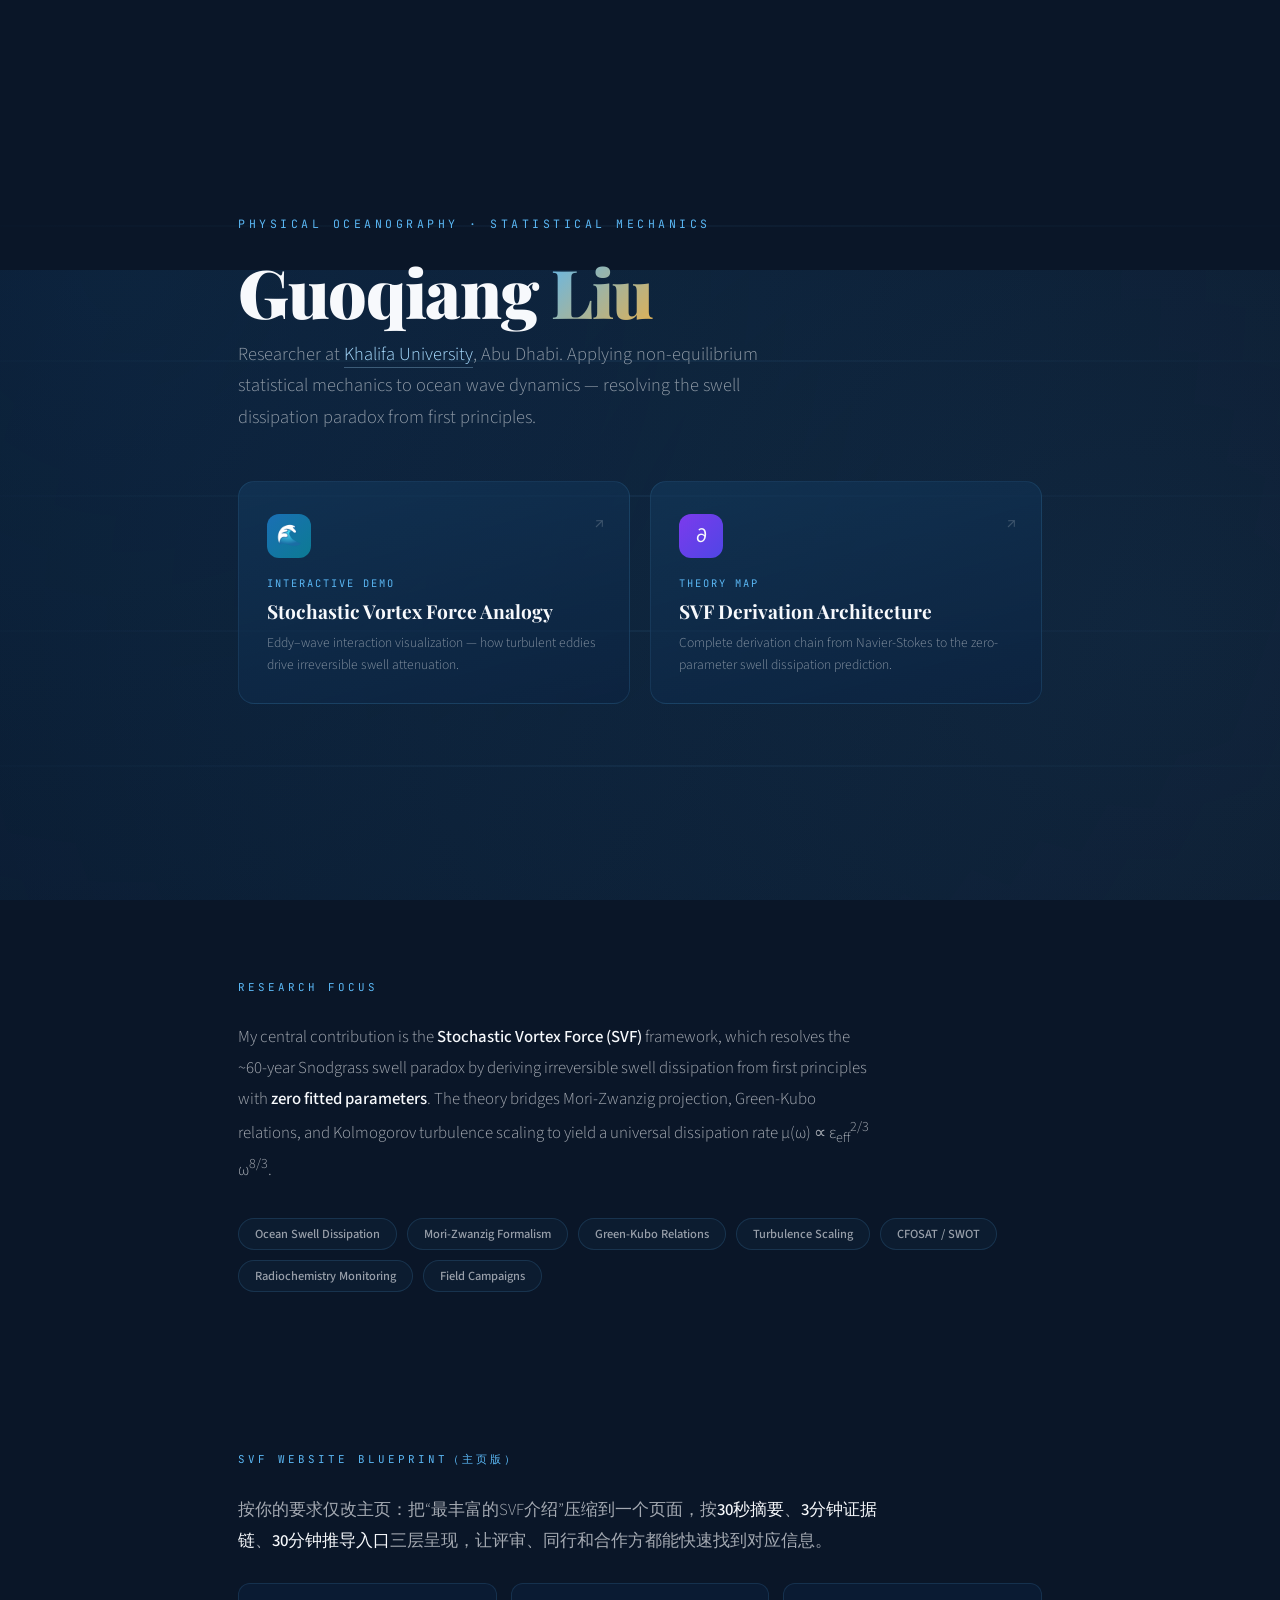
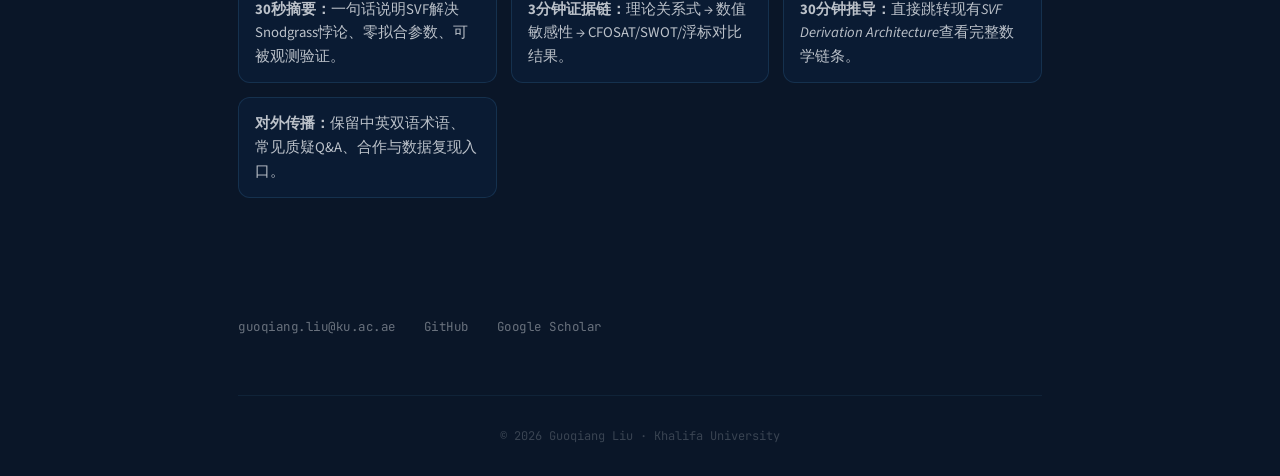
<file: index.html>
<!DOCTYPE html>
<html lang="en">
<head>
<meta charset="UTF-8">
<meta name="viewport" content="width=device-width, initial-scale=1.0">
<title>Guoqiang Liu — Physical Oceanographer</title>
<link href="https://fonts.googleapis.com/css2?family=Playfair+Display:wght@400;700;900&family=Source+Sans+3:wght@300;400;500;600&family=JetBrains+Mono:wght@400;500&display=swap" rel="stylesheet">
<style>
:root {
  --deep: #0a1628;
  --ocean: #0c2340;
  --surface: #133a5e;
  --wave: #1a6fb5;
  --foam: #5bb8f5;
  --crest: #a8dcff;
  --sand: #f0e6d3;
  --white: #f7f9fc;
  --gold: #e8b04a;
}

* { margin: 0; padding: 0; box-sizing: border-box; }

body {
  background: var(--deep);
  color: var(--white);
  font-family: 'Source Sans 3', sans-serif;
  overflow-x: hidden;
  min-height: 100vh;
}

/* ── animated ocean background ── */
.ocean-bg {
  position: fixed;
  inset: 0;
  z-index: 0;
  overflow: hidden;
}
.ocean-bg::before {
  content: '';
  position: absolute;
  top: 30%;
  left: -50%;
  width: 200%;
  height: 200%;
  background: radial-gradient(ellipse at 30% 0%, rgba(26,111,181,0.15) 0%, transparent 60%),
              radial-gradient(ellipse at 70% 20%, rgba(91,184,245,0.08) 0%, transparent 50%);
  animation: drift 20s ease-in-out infinite alternate;
}
@keyframes drift {
  0%   { transform: translate(0, 0) rotate(0deg); }
  100% { transform: translate(40px, -20px) rotate(2deg); }
}

/* wave lines */
.wave-line {
  position: absolute;
  left: -10%;
  width: 120%;
  height: 2px;
  opacity: 0.06;
  background: linear-gradient(90deg, transparent, var(--foam), transparent);
  animation: wave-float linear infinite;
}
.wave-line:nth-child(1) { top: 25%; animation-duration: 18s; }
.wave-line:nth-child(2) { top: 40%; animation-duration: 22s; animation-delay: -4s; }
.wave-line:nth-child(3) { top: 55%; animation-duration: 26s; animation-delay: -8s; }
.wave-line:nth-child(4) { top: 70%; animation-duration: 20s; animation-delay: -12s; }
.wave-line:nth-child(5) { top: 85%; animation-duration: 24s; animation-delay: -2s; }
@keyframes wave-float {
  0%   { transform: translateX(-10%); }
  100% { transform: translateX(10%); }
}

/* ── main content ── */
.container {
  position: relative;
  z-index: 1;
  max-width: 860px;
  margin: 0 auto;
  padding: 0 28px;
}

/* ── hero ── */
.hero {
  min-height: 100vh;
  display: flex;
  flex-direction: column;
  justify-content: center;
  padding: 80px 0 60px;
}

.hero-tag {
  font-family: 'JetBrains Mono', monospace;
  font-size: 0.72rem;
  letter-spacing: 3.5px;
  text-transform: uppercase;
  color: var(--foam);
  margin-bottom: 24px;
  opacity: 0;
  animation: fadeUp 0.8s ease-out 0.2s forwards;
}

.hero h1 {
  font-family: 'Playfair Display', serif;
  font-weight: 900;
  font-size: clamp(2.6rem, 6vw, 4.2rem);
  line-height: 1.08;
  letter-spacing: -0.02em;
  margin-bottom: 12px;
  opacity: 0;
  animation: fadeUp 0.8s ease-out 0.4s forwards;
}
.hero h1 .highlight {
  background: linear-gradient(135deg, var(--foam), var(--gold));
  -webkit-background-clip: text;
  -webkit-text-fill-color: transparent;
  background-clip: text;
}

.hero-sub {
  font-size: 1.15rem;
  font-weight: 300;
  color: rgba(247,249,252,0.55);
  line-height: 1.7;
  max-width: 560px;
  margin-bottom: 48px;
  opacity: 0;
  animation: fadeUp 0.8s ease-out 0.6s forwards;
}

.hero-sub a {
  color: var(--crest);
  text-decoration: none;
  border-bottom: 1px solid rgba(168,220,255,0.3);
  transition: border-color 0.3s;
}
.hero-sub a:hover { border-color: var(--crest); }

/* ── demo buttons ── */
.demos {
  display: flex;
  gap: 20px;
  flex-wrap: wrap;
  opacity: 0;
  animation: fadeUp 0.8s ease-out 0.8s forwards;
}

.demo-card {
  position: relative;
  flex: 1 1 280px;
  min-width: 280px;
  padding: 32px 28px 28px;
  border-radius: 16px;
  background: linear-gradient(165deg, rgba(19,58,94,0.6), rgba(12,35,64,0.8));
  border: 1px solid rgba(91,184,245,0.12);
  text-decoration: none;
  color: var(--white);
  overflow: hidden;
  transition: all 0.4s cubic-bezier(0.23, 1, 0.32, 1);
  cursor: pointer;
  display: block;
}
.demo-card::before {
  content: '';
  position: absolute;
  inset: 0;
  border-radius: 16px;
  background: linear-gradient(135deg, rgba(91,184,245,0.08), transparent 60%);
  opacity: 0;
  transition: opacity 0.4s;
}
.demo-card:hover {
  transform: translateY(-4px);
  border-color: rgba(91,184,245,0.3);
  box-shadow: 0 16px 48px rgba(0,0,0,0.3), 0 0 0 1px rgba(91,184,245,0.1);
}
.demo-card:hover::before { opacity: 1; }

.demo-icon {
  width: 44px;
  height: 44px;
  border-radius: 12px;
  display: flex;
  align-items: center;
  justify-content: center;
  margin-bottom: 18px;
  font-size: 1.3rem;
  position: relative;
  z-index: 1;
}
.demo-icon.ocean {
  background: linear-gradient(135deg, #1a6fb5, #0c7b93);
}
.demo-icon.math {
  background: linear-gradient(135deg, #7c3aed, #4f46e5);
}


.feature-grid {
  margin-top: 26px;
  display: grid;
  grid-template-columns: repeat(auto-fit, minmax(220px, 1fr));
  gap: 14px;
}
.feature-item {
  padding: 14px 16px;
  border-radius: 12px;
  border: 1px solid rgba(91,184,245,0.14);
  background: rgba(12,35,64,0.45);
  color: rgba(247,249,252,0.75);
  font-size: 0.92rem;
  line-height: 1.6;
}

.demo-label {
  font-family: 'JetBrains Mono', monospace;
  font-size: 0.65rem;
  letter-spacing: 2px;
  text-transform: uppercase;
  color: var(--foam);
  margin-bottom: 8px;
  position: relative;
  z-index: 1;
}

.demo-title {
  font-family: 'Playfair Display', serif;
  font-weight: 700;
  font-size: 1.2rem;
  margin-bottom: 8px;
  position: relative;
  z-index: 1;
}

.demo-desc {
  font-size: 0.85rem;
  font-weight: 300;
  color: rgba(247,249,252,0.5);
  line-height: 1.6;
  position: relative;
  z-index: 1;
}

.demo-arrow {
  position: absolute;
  top: 28px;
  right: 24px;
  font-size: 1.1rem;
  color: rgba(247,249,252,0.2);
  transition: all 0.4s;
  z-index: 1;
}
.demo-card:hover .demo-arrow {
  color: var(--foam);
  transform: translate(4px, -2px);
}

/* ── section ── */
.section {
  padding: 80px 0;
  opacity: 0;
  animation: fadeUp 0.8s ease-out 1s forwards;
}

.section-title {
  font-family: 'JetBrains Mono', monospace;
  font-size: 0.68rem;
  letter-spacing: 3px;
  text-transform: uppercase;
  color: var(--foam);
  margin-bottom: 28px;
}

.about-text {
  font-size: 1.05rem;
  font-weight: 300;
  line-height: 1.85;
  color: rgba(247,249,252,0.65);
  max-width: 640px;
}
.about-text strong {
  color: var(--white);
  font-weight: 500;
}

/* ── research tags ── */
.tags {
  display: flex;
  flex-wrap: wrap;
  gap: 10px;
  margin-top: 32px;
}
.tag {
  padding: 6px 16px;
  border-radius: 100px;
  font-size: 0.78rem;
  font-weight: 500;
  border: 1px solid rgba(91,184,245,0.15);
  color: rgba(247,249,252,0.6);
  background: rgba(91,184,245,0.04);
  transition: all 0.3s;
}
.tag:hover {
  border-color: rgba(91,184,245,0.35);
  color: var(--crest);
  background: rgba(91,184,245,0.08);
}

/* ── contact bar ── */
.contact {
  padding: 40px 0 60px;
  display: flex;
  gap: 28px;
  flex-wrap: wrap;
  opacity: 0;
  animation: fadeUp 0.8s ease-out 1.2s forwards;
}
.contact a {
  font-family: 'JetBrains Mono', monospace;
  font-size: 0.78rem;
  letter-spacing: 0.5px;
  color: rgba(247,249,252,0.4);
  text-decoration: none;
  transition: color 0.3s;
}
.contact a:hover { color: var(--foam); }

/* ── footer ── */
.footer {
  padding: 32px 0;
  border-top: 1px solid rgba(91,184,245,0.08);
  text-align: center;
  font-size: 0.75rem;
  color: rgba(247,249,252,0.2);
  font-family: 'JetBrains Mono', monospace;
}

/* ── animations ── */
@keyframes fadeUp {
  from { opacity: 0; transform: translateY(24px); }
  to   { opacity: 1; transform: translateY(0); }
}

/* ── responsive ── */
@media (max-width: 600px) {
  .container { padding: 0 20px; }
  .hero { padding: 60px 0 40px; }
  .demos { flex-direction: column; }
  .demo-card { min-width: auto; }
}
</style>
</head>
<body>

<div class="ocean-bg">
  <div class="wave-line"></div>
  <div class="wave-line"></div>
  <div class="wave-line"></div>
  <div class="wave-line"></div>
  <div class="wave-line"></div>
</div>

<div class="container">
  <section class="hero">
    <div class="hero-tag">Physical Oceanography · Statistical Mechanics</div>
    <h1>Guoqiang <span class="highlight">Liu</span></h1>
    <p class="hero-sub">
      Researcher at <a href="https://www.ku.ac.ae" target="_blank">Khalifa University</a>, Abu Dhabi. 
      Applying non-equilibrium statistical mechanics to ocean wave dynamics — resolving the swell dissipation paradox from first principles.
    </p>

    <div class="demos">
      <a class="demo-card" href="eddy-wave.html" target="_blank">
        <span class="demo-arrow">↗</span>
        <div class="demo-icon ocean">🌊</div>
        <div class="demo-label">Interactive Demo</div>
        <div class="demo-title">Stochastic Vortex Force Analogy</div>
        <div class="demo-desc">Eddy–wave interaction visualization — how turbulent eddies drive irreversible swell attenuation.</div>
      </a>

      <a class="demo-card" href="svf_derivation_chain.html" target="_blank">
        <span class="demo-arrow">↗</span>
        <div class="demo-icon math">∂</div>
        <div class="demo-label">Theory Map</div>
        <div class="demo-title">SVF Derivation Architecture</div>
        <div class="demo-desc">Complete derivation chain from Navier-Stokes to the zero-parameter swell dissipation prediction.</div>
      </a>

    </div>
  </section>

  <section class="section">
    <div class="section-title">Research Focus</div>
    <div class="about-text">
      My central contribution is the <strong>Stochastic Vortex Force (SVF)</strong> framework, which resolves the ~60-year Snodgrass swell paradox by deriving irreversible swell dissipation from first principles with <strong>zero fitted parameters</strong>. The theory bridges Mori-Zwanzig projection, Green-Kubo relations, and Kolmogorov turbulence scaling to yield a universal dissipation rate μ(ω) ∝ ε<sub>eff</sub><sup>2/3</sup> ω<sup>8/3</sup>.
    </div>
    <div class="tags">
      <span class="tag">Ocean Swell Dissipation</span>
      <span class="tag">Mori-Zwanzig Formalism</span>
      <span class="tag">Green-Kubo Relations</span>
      <span class="tag">Turbulence Scaling</span>
      <span class="tag">CFOSAT / SWOT</span>
      <span class="tag">Radiochemistry Monitoring</span>
      <span class="tag">Field Campaigns</span>
    </div>
  </section>


  <section class="section">
    <div class="section-title">SVF Website Blueprint（主页版）</div>
    <div class="about-text">
      按你的要求仅改主页：把“最丰富的SVF介绍”压缩到一个页面，按<strong>30秒摘要</strong>、<strong>3分钟证据链</strong>、<strong>30分钟推导入口</strong>三层呈现，让评审、同行和合作方都能快速找到对应信息。
    </div>
    <div class="feature-grid">
      <div class="feature-item"><strong>30秒摘要：</strong>一句话说明SVF解决Snodgrass悖论、零拟合参数、可被观测验证。</div>
      <div class="feature-item"><strong>3分钟证据链：</strong>理论关系式 → 数值敏感性 → CFOSAT/SWOT/浮标对比结果。</div>
      <div class="feature-item"><strong>30分钟推导：</strong>直接跳转现有<em>SVF Derivation Architecture</em>查看完整数学链条。</div>
      <div class="feature-item"><strong>对外传播：</strong>保留中英双语术语、常见质疑Q&A、合作与数据复现入口。</div>
    </div>
  </section>

  <div class="contact">
    <a href="mailto:guoqiang.liu@ku.ac.ae">guoqiang.liu@ku.ac.ae</a>
    <a href="https://github.com/guoqiangliu" target="_blank">GitHub</a>
    <a href="https://scholar.google.com/" target="_blank">Google Scholar</a>
  </div>

  <div class="footer">© 2026 Guoqiang Liu · Khalifa University</div>
</div>

</body>
</html>
</file>
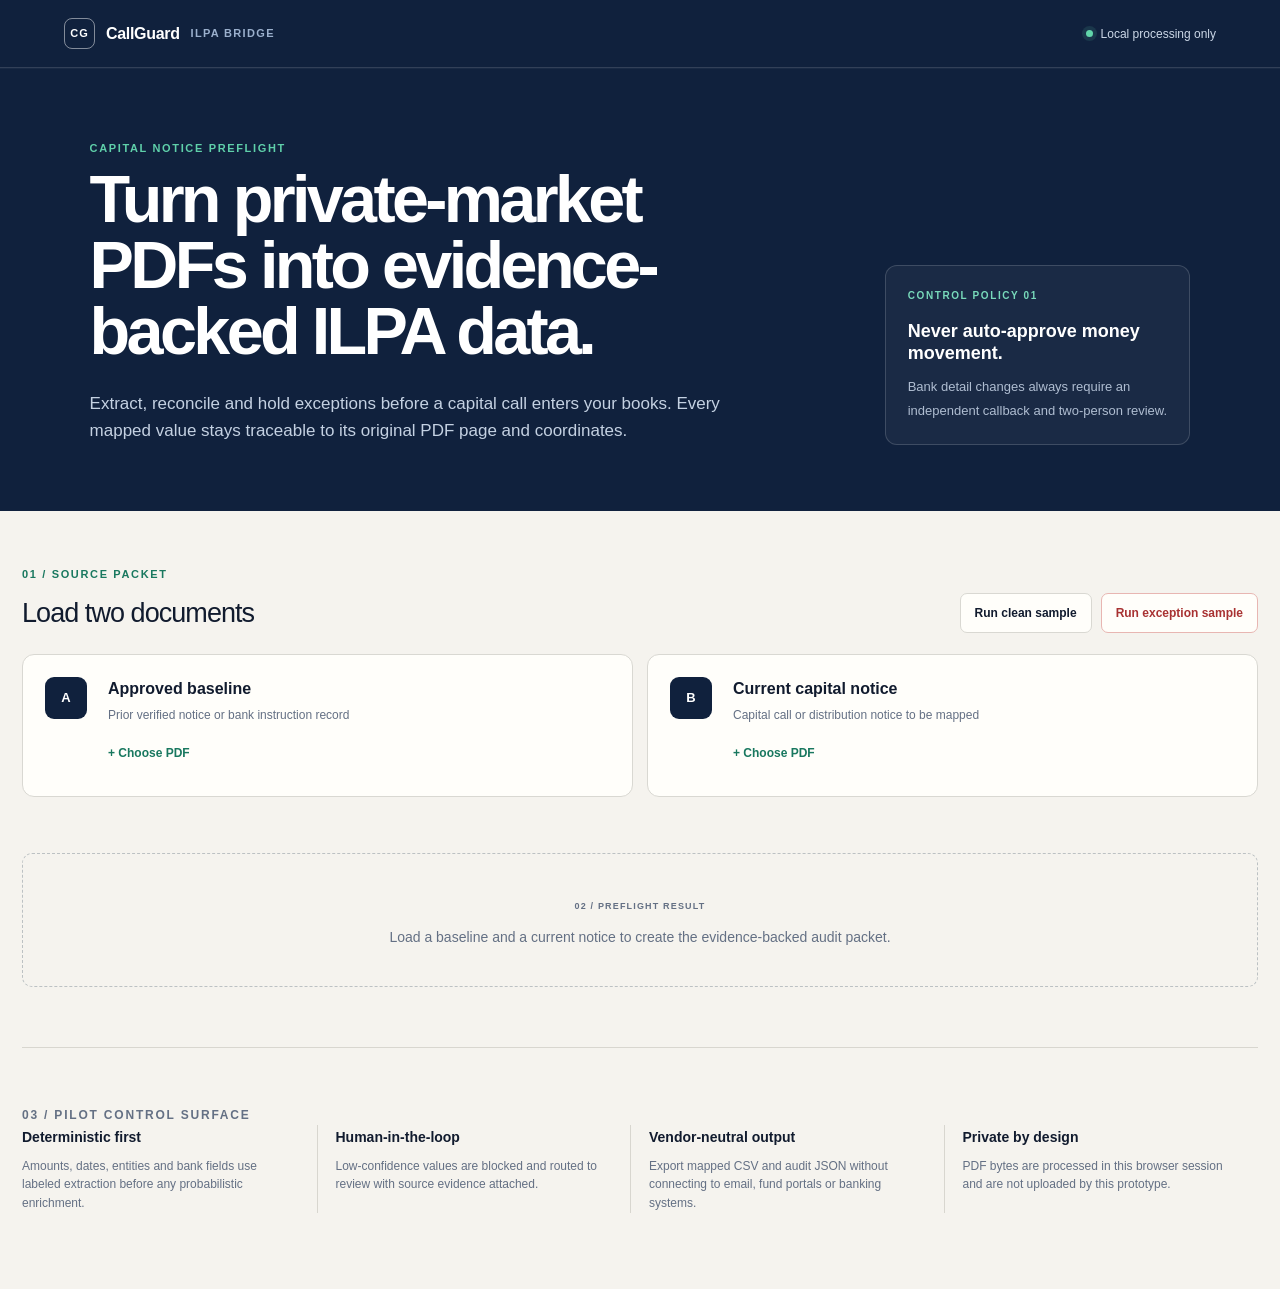
<file: callguard/index.html>
<!doctype html>
<html lang="en">
  <head>
    <meta charset="UTF-8" />
    <meta name="viewport" content="width=device-width, initial-scale=1.0" />
    <meta name="description" content="Map private-market capital notices to evidence-backed ILPA data and hold payment exceptions." />
    <meta property="og:title" content="CallGuard | ILPA Capital Notice Preflight" />
    <meta property="og:description" content="Turn private-market PDFs into evidence-backed ILPA data." />
    <meta property="og:image" content="/callguard/og.png" />
    <link rel="icon" href="/callguard/favicon.svg" type="image/svg+xml" />
    <title>CallGuard | ILPA Capital Notice Preflight</title>
    <script type="module" crossorigin src="/callguard/assets/index-DArDmswG.js"></script>
    <link rel="stylesheet" crossorigin href="/callguard/assets/index-Cuv6Tasq.css">
  </head>
  <body>
    <div id="root"></div>
  </body>
</html>
</file>
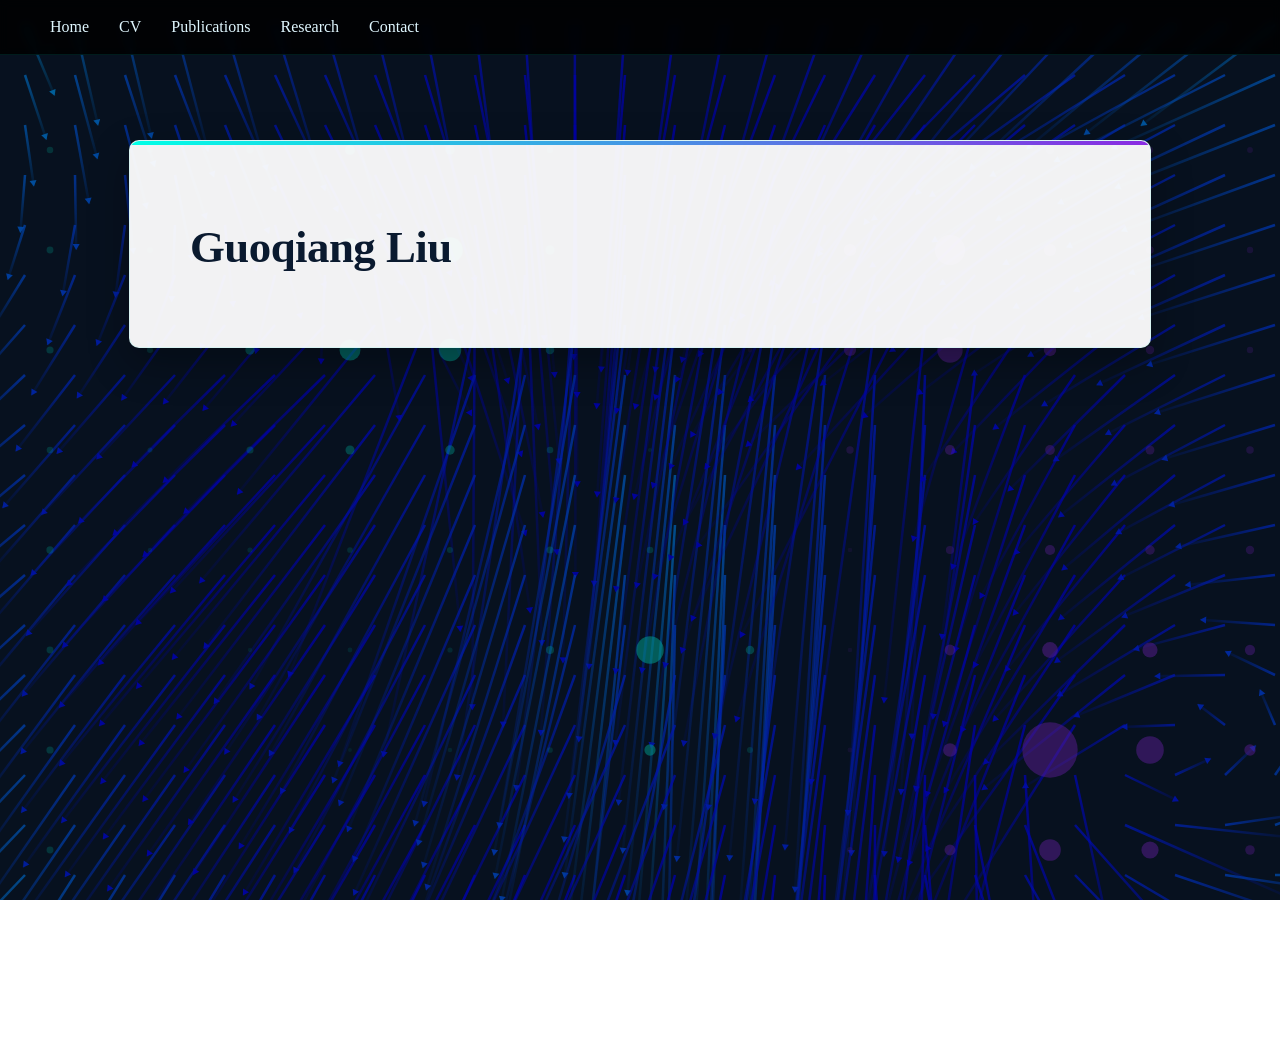
<file: contact.html>
<!DOCTYPE html>
<html lang="en">
<head>
<meta charset="UTF-8">
<title>Guoqiang Liu - Physical Oceanographer</title>

<style>
html, body {
  margin: 0;
  padding: 0;
  height: 100%;
  font-family: "Times New Roman", Times, serif;
}

/* 湍流场画布 */
#turbulence-canvas {
  position: fixed;
  top: 0;
  left: 0;
  width: 100%;
  height: 100%;
  z-index: -2;
}

/* 暗化滤镜，保证文字可读 */
.overlay {
  position: fixed;
  inset: 0;
  background: rgba(0, 0, 0, 0.35);
  z-index: -1;
}

/* 顶部导航 */
.topnav {
  position: fixed;
  top: 0;
  width: 100%;
  height: 55px;
  background: rgba(0, 0, 0, 0.85);
  display: flex;
  align-items: center;
  padding: 0 50px;
  box-sizing: border-box;
  z-index: 10;
  backdrop-filter: blur(5px);
  border-bottom: 1px solid rgba(0, 255, 230, 0.1);
}

.topnav a {
  color: #e0f7ff;
  text-decoration: none;
  margin-right: 30px;
  font-weight: 500;
  transition: color 0.3s ease;
  position: relative;
  padding: 5px 0;
}

.topnav a:hover {
  color: #00FFE6;
}

.topnav a::after {
  content: '';
  position: absolute;
  bottom: 0;
  left: 0;
  width: 0;
  height: 2px;
  background: #00FFE6;
  transition: width 0.3s ease;
}

.topnav a:hover::after {
  width: 100%;
}

main {
  max-width: 900px;
  margin: 140px auto 160px;
  padding: 50px 60px;
  background: rgba(255, 255, 255, 0.95);
  box-shadow: 0 15px 40px rgba(0, 0, 0, 0.3);
  border-radius: 10px;
  border: 1px solid rgba(0, 255, 230, 0.1);
  position: relative;
  overflow: hidden;
}

main::before {
  content: '';
  position: absolute;
  top: 0;
  left: 0;
  right: 0;
  height: 4px;
  background: linear-gradient(90deg, #00FFE6, #8A2BE2);
}

h1 {
  color: #0A1A2F;
  font-size: 2.8rem;
  margin-bottom: 1.5rem;
  font-weight: 700;
  letter-spacing: -0.5px;
}

p {
  color: #333;
  font-size: 1.2rem;
  line-height: 1.7;
  margin-bottom: 1.5rem;
}

/* 响应式调整 */
@media (max-width: 768px) {
  .topnav {
    padding: 0 20px;
    height: 50px;
  }
  
  .topnav a {
    margin-right: 20px;
    font-size: 0.9rem;
  }
  
  main {
    margin: 120px 20px 100px;
    padding: 30px;
  }
  
  h1 {
    font-size: 2.2rem;
  }
  
  p {
    font-size: 1.1rem;
  }
}

/* 加载动画 */
.loading {
  position: fixed;
  top: 0;
  left: 0;
  width: 100%;
  height: 100%;
  background: #0A1A2F;
  display: flex;
  justify-content: center;
  align-items: center;
  z-index: 1000;
  transition: opacity 0.5s ease;
}

.loading-content {
  text-align: center;
  color: #00FFE6;
}

.loading-spinner {
  width: 50px;
  height: 50px;
  border: 3px solid rgba(0, 255, 230, 0.3);
  border-top-color: #00FFE6;
  border-radius: 50%;
  animation: spin 1s linear infinite;
  margin: 0 auto 20px;
}

@keyframes spin {
  to { transform: rotate(360deg); }
}

.loading-text {
  font-size: 1.2rem;
  letter-spacing: 1px;
}
</style>
</head>

<body>
<!-- 加载动画 -->
<div class="loading" id="loading">
  <div class="loading-content">
    <div class="loading-spinner"></div>
    <div class="loading-text">INITIALIZING TURBULENCE MODEL</div>
  </div>
</div>

<!-- 湍流场画布 -->
<canvas id="turbulence-canvas"></canvas>

<!-- 暗化滤镜 -->
<div class="overlay"></div>

<!-- 顶部导航 -->
<nav class="topnav">
  <a href="index.html">Home</a>
  <a href="cv.html">CV</a>
  <a href="publications.html">Publications</a>
  <a href="research.html">Research</a>
  <a href="contact.html">Contact</a>
</nav>

<!-- 主要内容 -->
<main>
  <h1>Guoqiang Liu</h1>
  <p>
    
  </p>
  <p>
   
  </p>
  <p>
    
  </p>
</main>

<script>
// 等待页面完全加载
window.addEventListener('load', function() {
  // 隐藏加载动画
  setTimeout(() => {
    document.getElementById('loading').style.opacity = '0';
    setTimeout(() => {
      document.getElementById('loading').style.display = 'none';
    }, 500);
  }, 1000);
});

// ==================== 湍流场动态背景系统 ====================

// 获取Canvas元素和上下文
const canvas = document.getElementById('turbulence-canvas');
const ctx = canvas.getContext('2d');

// 设置Canvas尺寸
function resizeCanvas() {
  canvas.width = window.innerWidth;
  canvas.height = window.innerHeight;
}

// 湍流场参数
let field = [];
let velocityField = [];
let pressureField = [];
let dyeField = [];
const gridSize = 25; // 网格大小，控制精度
let gridX, gridY;
let time = 0;

// 物理参数
const viscosity = 0.001; // 粘度
const diffusion = 0.0005; // 扩散系数
const dt = 0.05; // 时间步长

// 初始化湍流场
function initTurbulenceField() {
  gridX = Math.ceil(canvas.width / gridSize) + 2;
  gridY = Math.ceil(canvas.height / gridSize) + 2;
  
  // 初始化场
  field = new Array(gridX);
  velocityField = new Array(gridX);
  pressureField = new Array(gridX);
  dyeField = new Array(gridX);
  
  for (let i = 0; i < gridX; i++) {
    field[i] = new Array(gridY);
    velocityField[i] = new Array(gridY);
    pressureField[i] = new Array(gridY);
    dyeField[i] = new Array(gridY);
    
    for (let j = 0; j < gridY; j++) {
      field[i][j] = {x: 0, y: 0};
      velocityField[i][j] = {x: 0, y: 0};
      pressureField[i][j] = 0;
      
      // 初始化染料场 - 创建一些初始图案
      const distToCenter = Math.sqrt(
        Math.pow(i - gridX/2, 2) + Math.pow(j - gridY/2, 2)
      );
      dyeField[i][j] = {
        r: Math.sin(distToCenter * 0.1) * 0.5 + 0.5,
        g: Math.cos(distToCenter * 0.15 + 1) * 0.5 + 0.5,
        b: Math.sin(distToCenter * 0.12 + 2) * 0.5 + 0.5
      };
    }
  }
  
  // 创建初始湍流
  createInitialTurbulence();
}

// 创建初始湍流
function createInitialTurbulence() {
  // 创建多个涡旋
  const vortices = [
    {x: gridX * 0.3, y: gridY * 0.3, strength: 5},
    {x: gridX * 0.7, y: gridY * 0.3, strength: -4},
    {x: gridX * 0.5, y: gridY * 0.7, strength: 3},
    {x: gridX * 0.8, y: gridY * 0.8, strength: -6},
  ];
  
  for (let i = 0; i < gridX; i++) {
    for (let j = 0; j < gridY; j++) {
      // 合成所有涡旋的影响
      let vx = 0, vy = 0;
      
      vortices.forEach(vortex => {
        const dx = i - vortex.x;
        const dy = j - vortex.y;
        const dist = Math.sqrt(dx*dx + dy*dy) + 0.1;
        const influence = vortex.strength / dist;
        
        // 涡旋速度场
        vx += -dy * influence;
        vy += dx * influence;
      });
      
      // 添加一些随机扰动
      vx += (Math.random() - 0.5) * 0.2;
      vy += (Math.random() - 0.5) * 0.2;
      
      field[i][j] = {x: vx, y: vy};
      velocityField[i][j] = {x: vx, y: vy};
    }
  }
}

// 施加边界条件
function applyBoundaryConditions() {
  // 无滑移边界条件
  for (let i = 0; i < gridX; i++) {
    field[i][0] = {x: 0, y: 0};
    field[i][gridY-1] = {x: 0, y: 0};
  }
  
  for (let j = 0; j < gridY; j++) {
    field[0][j] = {x: 0, y: 0};
    field[gridX-1][j] = {x: 0, y: 0};
  }
}

// 平流步骤
function advect() {
  const newField = new Array(gridX);
  
  for (let i = 0; i < gridX; i++) {
    newField[i] = new Array(gridY);
    for (let j = 0; j < gridY; j++) {
      // 半拉格朗日平流
      const u = field[i][j].x;
      const v = field[i][j].y;
      
      // 回溯位置
      const srcX = i - u * dt;
      const srcY = j - v * dt;
      
      // 双线性插值
      const x1 = Math.floor(srcX);
      const x2 = x1 + 1;
      const y1 = Math.floor(srcY);
      const y2 = y1 + 1;
      
      // 边界检查
      const safeX1 = Math.max(0, Math.min(gridX-1, x1));
      const safeX2 = Math.max(0, Math.min(gridX-1, x2));
      const safeY1 = Math.max(0, Math.min(gridY-1, y1));
      const safeY2 = Math.max(0, Math.min(gridY-1, y2));
      
      const tx = srcX - x1;
      const ty = srcY - y1;
      
      // 插值速度
      const v00 = field[safeX1][safeY1];
      const v10 = field[safeX2][safeY1];
      const v01 = field[safeX1][safeY2];
      const v11 = field[safeX2][safeY2];
      
      const vx = (1-tx)*(1-ty)*v00.x + tx*(1-ty)*v10.x + (1-tx)*ty*v01.x + tx*ty*v11.x;
      const vy = (1-tx)*(1-ty)*v00.y + tx*(1-ty)*v10.y + (1-tx)*ty*v01.y + tx*ty*v11.y;
      
      newField[i][j] = {x: vx, y: vy};
    }
  }
  
  // 更新场
  for (let i = 0; i < gridX; i++) {
    for (let j = 0; j < gridY; j++) {
      field[i][j] = newField[i][j];
    }
  }
}

// 扩散步骤
function diffuse() {
  const a = dt * viscosity * gridSize * gridSize;
  
  for (let iter = 0; iter < 10; iter++) {
    for (let i = 1; i < gridX-1; i++) {
      for (let j = 1; j < gridY-1; j++) {
        const sumX = field[i-1][j].x + field[i+1][j].x + field[i][j-1].x + field[i][j+1].x;
        const sumY = field[i-1][j].y + field[i+1][j].y + field[i][j-1].y + field[i][j+1].y;
        
        field[i][j].x = (field[i][j].x + a * sumX) / (1 + 4 * a);
        field[i][j].y = (field[i][j].y + a * sumY) / (1 + 4 * a);
      }
    }
    applyBoundaryConditions();
  }
}

// 投影步骤（确保无散度）
function project() {
  // 计算散度
  const div = new Array(gridX);
  const p = new Array(gridX);
  
  for (let i = 0; i < gridX; i++) {
    div[i] = new Array(gridY);
    p[i] = new Array(gridY);
    for (let j = 0; j < gridY; j++) {
      div[i][j] = 0;
      p[i][j] = 0;
    }
  }
  
  const h = 1.0 / gridSize;
  
  for (let i = 1; i < gridX-1; i++) {
    for (let j = 1; j < gridY-1; j++) {
      div[i][j] = -0.5 * h * (
        field[i+1][j].x - field[i-1][j].x +
        field[i][j+1].y - field[i][j-1].y
      );
    }
  }
  
  applyBoundaryConditions();
  
  // 求解泊松方程
  for (let iter = 0; iter < 20; iter++) {
    for (let i = 1; i < gridX-1; i++) {
      for (let j = 1; j < gridY-1; j++) {
        p[i][j] = (div[i][j] + 
                   p[i-1][j] + p[i+1][j] + 
                   p[i][j-1] + p[i][j+1]) / 4;
      }
    }
  }
  
  // 减去压力梯度
  for (let i = 1; i < gridX-1; i++) {
    for (let j = 1; j < gridY-1; j++) {
      field[i][j].x -= 0.5 * (p[i+1][j] - p[i-1][j]) / h;
      field[i][j].y -= 0.5 * (p[i][j+1] - p[i][j-1]) / h;
    }
  }
  
  applyBoundaryConditions();
}

// 更新染料场
function updateDye() {
  const newDyeField = new Array(gridX);
  
  for (let i = 0; i < gridX; i++) {
    newDyeField[i] = new Array(gridY);
    for (let j = 0; j < gridY; j++) {
      const u = field[i][j].x;
      const v = field[i][j].y;
      
      // 回溯位置
      const srcX = i - u * dt * 2;
      const srcY = j - v * dt * 2;
      
      // 双线性插值
      const x1 = Math.floor(srcX);
      const x2 = x1 + 1;
      const y1 = Math.floor(srcY);
      const y2 = y1 + 1;
      
      // 边界检查
      const safeX1 = Math.max(0, Math.min(gridX-1, x1));
      const safeX2 = Math.max(0, Math.min(gridX-1, x2));
      const safeY1 = Math.max(0, Math.min(gridY-1, y1));
      const safeY2 = Math.max(0, Math.min(gridY-1, y2));
      
      const tx = srcX - x1;
      const ty = srcY - y1;
      
      // 插值染料
      const d00 = dyeField[safeX1][safeY1];
      const d10 = dyeField[safeX2][safeY1];
      const d01 = dyeField[safeX1][safeY2];
      const d11 = dyeField[safeX2][safeY2];
      
      const r = (1-tx)*(1-ty)*d00.r + tx*(1-ty)*d10.r + (1-tx)*ty*d01.r + tx*ty*d11.r;
      const g = (1-tx)*(1-ty)*d00.g + tx*(1-ty)*d10.g + (1-tx)*ty*d01.g + tx*ty*d11.g;
      const b = (1-tx)*(1-ty)*d00.b + tx*(1-ty)*d10.b + (1-tx)*ty*d01.b + tx*ty*d11.b;
      
      newDyeField[i][j] = {r, g, b};
    }
  }
  
  // 添加一些扩散
  for (let i = 1; i < gridX-1; i++) {
    for (let j = 1; j < gridY-1; j++) {
      const neighborSumR = 
        dyeField[i-1][j].r + dyeField[i+1][j].r + 
        dyeField[i][j-1].r + dyeField[i][j+1].r;
      const neighborSumG = 
        dyeField[i-1][j].g + dyeField[i+1][j].g + 
        dyeField[i][j-1].g + dyeField[i][j+1].g;
      const neighborSumB = 
        dyeField[i-1][j].b + dyeField[i+1][j].b + 
        dyeField[i][j-1].b + dyeField[i][j+1].b;
      
      newDyeField[i][j].r = 0.95 * newDyeField[i][j].r + 0.05 * neighborSumR / 4;
      newDyeField[i][j].g = 0.95 * newDyeField[i][j].g + 0.05 * neighborSumG / 4;
      newDyeField[i][j].b = 0.95 * newDyeField[i][j].b + 0.05 * neighborSumB / 4;
    }
  }
  
  // 更新染料场
  for (let i = 0; i < gridX; i++) {
    for (let j = 0; j < gridY; j++) {
      dyeField[i][j] = newDyeField[i][j];
    }
  }
}

// 添加外部力
function addForces() {
  time += dt;
  
  // 周期性添加力，模拟湍流持续发展
  const forceFrequency = 0.5;
  const forceAmplitude = 2.0;
  
  // 在中心区域添加旋转力
  const centerX = gridX * 0.5 + Math.sin(time * 0.3) * gridX * 0.1;
  const centerY = gridY * 0.5 + Math.cos(time * 0.2) * gridY * 0.1;
  
  for (let i = 1; i < gridX-1; i++) {
    for (let j = 1; j < gridY-1; j++) {
      const dx = i - centerX;
      const dy = j - centerY;
      const dist = Math.sqrt(dx*dx + dy*dy);
      
      if (dist < 10) {
        // 添加旋转力
        const strength = forceAmplitude * Math.sin(time * forceFrequency);
        field[i][j].x += -dy * strength * 0.01;
        field[i][j].y += dx * strength * 0.01;
      }
    }
  }
  
  // 在边界添加一些随机扰动
  if (Math.random() < 0.02) {
    const side = Math.floor(Math.random() * 4);
    let x, y;
    
    switch(side) {
      case 0: // 上边界
        x = Math.floor(Math.random() * gridX);
        y = 1;
        break;
      case 1: // 下边界
        x = Math.floor(Math.random() * gridX);
        y = gridY - 2;
        break;
      case 2: // 左边界
        x = 1;
        y = Math.floor(Math.random() * gridY);
        break;
      case 3: // 右边界
        x = gridX - 2;
        y = Math.floor(Math.random() * gridY);
        break;
    }
    
    const forceStrength = (Math.random() - 0.5) * 3;
    const angle = Math.random() * Math.PI * 2;
    
    field[x][y].x += Math.cos(angle) * forceStrength;
    field[x][y].y += Math.sin(angle) * forceStrength;
  }
}

// 绘制湍流场
function drawTurbulence() {
  // 绘制深色背景
  ctx.fillStyle = '#0A1A2F';
  ctx.fillRect(0, 0, canvas.width, canvas.height);
  
  // 绘制流线
  const lineLength = gridSize * 1.5;
  
  for (let i = 1; i < gridX-1; i += 2) {
    for (let j = 1; j < gridY-1; j += 2) {
      const x = i * gridSize;
      const y = j * gridSize;
      const vx = field[i][j].x;
      const vy = field[i][j].y;
      const speed = Math.sqrt(vx*vx + vy*vy);
      
      // 根据速度大小确定颜色
      const normalizedSpeed = Math.min(speed * 20, 1);
      const hue = 200 + normalizedSpeed * 40; // 蓝色到青色
      const saturation = 70 + normalizedSpeed * 30;
      const lightness = 30 + normalizedSpeed * 20;
      
      // 根据染料场调整颜色
      const dye = dyeField[i][j];
      const finalHue = hue * 0.7 + 240 * dye.r * 0.3;
      
      // 绘制流线
      ctx.beginPath();
      ctx.moveTo(x, y);
      ctx.lineTo(x + vx * lineLength, y + vy * lineLength);
      
      // 根据速度和染料设置线宽和颜色
      const lineWidth = 0.5 + normalizedSpeed * 2;
      ctx.lineWidth = lineWidth;
      
      // 创建渐变颜色
      const gradient = ctx.createLinearGradient(
        x, y,
        x + vx * lineLength, y + vy * lineLength
      );
      
      gradient.addColorStop(0, `hsla(${finalHue}, ${saturation}%, ${lightness}%, 0.8)`);
      gradient.addColorStop(1, `hsla(${finalHue}, ${saturation}%, ${lightness}%, 0.1)`);
      
      ctx.strokeStyle = gradient;
      ctx.stroke();
      
      // 在速度大的地方绘制小箭头
      if (speed > 0.5) {
        const angle = Math.atan2(vy, vx);
        const arrowSize = 3 + normalizedSpeed * 4;
        
        ctx.beginPath();
        ctx.moveTo(x + vx * lineLength, y + vy * lineLength);
        ctx.lineTo(
          x + vx * lineLength - arrowSize * Math.cos(angle - Math.PI/6),
          y + vy * lineLength - arrowSize * Math.sin(angle - Math.PI/6)
        );
        ctx.lineTo(
          x + vx * lineLength - arrowSize * Math.cos(angle + Math.PI/6),
          y + vy * lineLength - arrowSize * Math.sin(angle + Math.PI/6)
        );
        ctx.closePath();
        
        ctx.fillStyle = `hsla(${finalHue}, ${saturation}%, ${lightness}%, 0.9)`;
        ctx.fill();
      }
    }
  }
  
  // 绘制涡量等高线（湍流核心区域）
  for (let i = 2; i < gridX-2; i += 4) {
    for (let j = 2; j < gridY-2; j += 4) {
      // 计算涡量
      const vorticity = 
        (field[i+1][j].y - field[i-1][j].y) - 
        (field[i][j+1].x - field[i][j-1].x);
      
      if (Math.abs(vorticity) > 0.3) {
        const x = i * gridSize;
        const y = j * gridSize;
        const radius = Math.abs(vorticity) * 3 + 1;
        
        ctx.beginPath();
        ctx.arc(x, y, radius, 0, Math.PI * 2);
        
        // 根据涡量方向选择颜色
        const color = vorticity > 0 ? 
          `rgba(0, 255, 230, ${Math.min(Math.abs(vorticity) * 0.3, 0.5)})` :
          `rgba(138, 43, 226, ${Math.min(Math.abs(vorticity) * 0.3, 0.5)})`;
        
        ctx.fillStyle = color;
        ctx.fill();
      }
    }
  }
}

// 湍流模拟主循环
function simulateTurbulence() {
  // 添加外力
  addForces();
  
  // 湍流模拟步骤
  advect();
  diffuse();
  project();
  
  // 更新染料
  updateDye();
  
  // 绘制
  drawTurbulence();
  
  // 继续动画
  requestAnimationFrame(simulateTurbulence);
}

// 窗口大小调整处理
window.addEventListener('resize', () => {
  resizeCanvas();
  initTurbulenceField();
});

// 鼠标交互
let mouseX = null;
let mouseY = null;

canvas.addEventListener('mousemove', (e) => {
  const rect = canvas.getBoundingClientRect();
  mouseX = (e.clientX - rect.left) / gridSize;
  mouseY = (e.clientY - rect.top) / gridSize;
  
  // 在鼠标位置添加力
  if (mouseX >= 1 && mouseX < gridX-1 && mouseY >= 1 && mouseY < gridY-1) {
    const i = Math.floor(mouseX);
    const j = Math.floor(mouseY);
    
    // 添加轻微扰动
    const force = 3.0;
    field[i][j].x += (Math.random() - 0.5) * force;
    field[i][j].y += (Math.random() - 0.5) * force;
    
    // 在鼠标位置添加染料
    dyeField[i][j] = {
      r: Math.random() * 0.5 + 0.5,
      g: Math.random() * 0.5 + 0.5,
      b: Math.random() * 0.5 + 0.5
    };
  }
});

canvas.addEventListener('mouseleave', () => {
  mouseX = null;
  mouseY = null;
});

// 初始化
resizeCanvas();
initTurbulenceField();
simulateTurbulence();
</script>

</body>
</html>
</file>
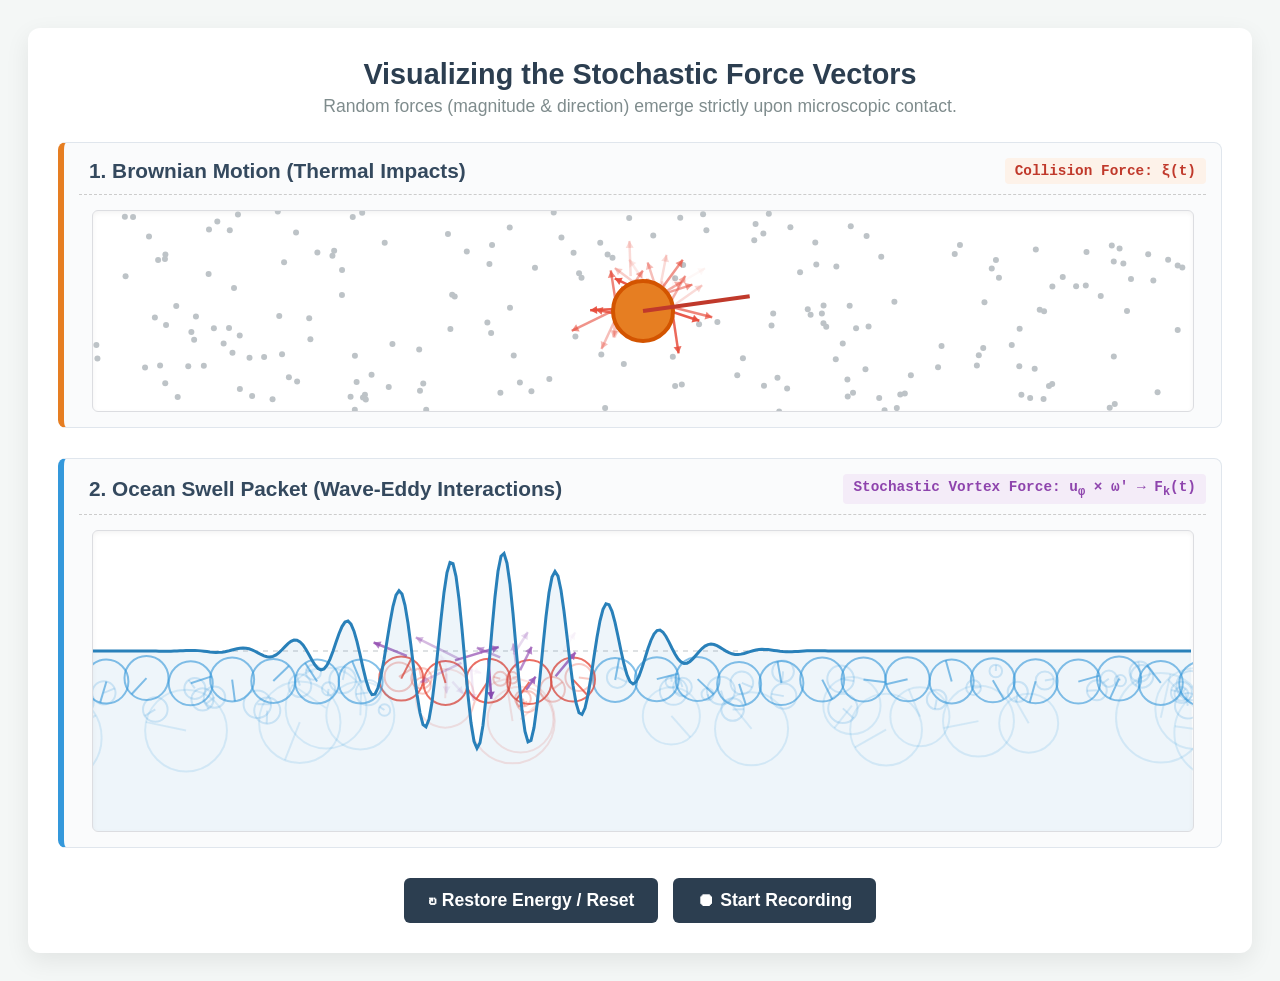
<file: eddy-wave.html>
<!DOCTYPE html>
<html lang="zh-CN">
<head>
    <meta http-equiv="Content-Type" content="text/html; charset=UTF-8">
    <meta name="viewport" content="width=device-width, initial-scale=1.0">
    <title>Stochastic Force Vector Analogy</title>
    <style>
        body {
            font-family: -apple-system, BlinkMacSystemFont, "Segoe UI", Roboto, Helvetica, Arial, sans-serif;
            background-color: #f4f7f6;
            color: #333;
            text-align: center;
            padding: 20px;
        }
        .container {
            max-width: 1200px;
            margin: 0 auto;
            background: #ffffff;
            padding: 30px;
            border-radius: 12px;
            box-shadow: 0 8px 24px rgba(0,0,0,0.08);
        }
        .title {
            font-size: 1.8em;
            color: #2c3e50;
            margin-bottom: 5px;
            font-weight: bold;
        }
        .subtitle {
            color: #7f8c8d;
            margin-bottom: 25px;
            font-size: 1.1em;
        }
        .panel {
            margin-bottom: 30px;
            padding: 15px;
            border-radius: 8px;
            border: 1px solid #e0e6ed;
            background: #fafbfc;
            position: relative;
        }
        .header-box {
            display: flex;
            justify-content: space-between;
            align-items: center;
            padding-bottom: 10px;
            border-bottom: 1px dashed #ccc;
            margin-bottom: 15px;
        }
        h3 {
            margin: 0;
            color: #34495e;
            font-size: 1.3em;
            text-align: left;
            padding-left: 10px;
        }
        .math-desc {
            font-family: "Courier New", Courier, monospace;
            font-size: 0.9em;
            color: #c0392b;
            background: #fdf2e9;
            padding: 5px 10px;
            border-radius: 4px;
            font-weight: bold;
        }
        .math-desc.swell {
            color: #8e44ad;
            background: #f4ecf8;
        }
        canvas {
            background-color: #ffffff;
            border: 1px solid #dcdde1;
            border-radius: 6px;
            box-shadow: inset 0 2px 5px rgba(0,0,0,0.05);
            display: block;
            margin: 0 auto;
        }
        .controls {
            display: flex;
            justify-content: center;
            gap: 15px;
            margin-top: 20px;
        }
        button {
            background-color: #2c3e50;
            color: white;
            border: none;
            padding: 12px 24px;
            font-size: 1.1em;
            border-radius: 6px;
            cursor: pointer;
            transition: background 0.3s, transform 0.1s;
            font-weight: bold;
            display: flex;
            align-items: center;
            gap: 8px;
        }
        button:hover {
            background-color: #34495e;
        }
        button:active {
            transform: scale(0.98);
        }
        #recordBtn.recording {
            background-color: #e74c3c;
            animation: pulse 1.5s infinite;
        }
        @keyframes pulse {
            0% { box-shadow: 0 0 0 0 rgba(231, 76, 60, 0.7); }
            70% { box-shadow: 0 0 0 10px rgba(231, 76, 60, 0); }
            100% { box-shadow: 0 0 0 0 rgba(231, 76, 60, 0); }
        }
    </style>
</head>
<body>

<div class="container">
    <div class="title">Visualizing the Stochastic Force Vectors</div>
    <div class="subtitle">Random forces (magnitude &amp; direction) emerge strictly upon microscopic contact.</div>

    <div class="panel" style="border-left: 6px solid #e67e22;">
        <div class="header-box">
            <h3>1. Brownian Motion (Thermal Impacts)</h3>
            <div class="math-desc">Collision Force: ξ(t)</div>
        </div>
        <canvas id="brownianCanvas" width="1100" height="200"></canvas>
    </div>

    <div class="panel" style="border-left: 6px solid #3498db;">
        <div class="header-box">
            <h3>2. Ocean Swell Packet (Wave-Eddy Interactions)</h3>
            <div class="math-desc swell">Stochastic Vortex Force: u<sub>φ</sub> × ω'  →  F<sub>k</sub>(t)</div>
        </div>
        <canvas id="swellCanvas" width="1100" height="300"></canvas>
    </div>

    <div class="controls">
        <button onclick="resetSystem()">↻ Restore Energy / Reset</button>
        <button id="recordBtn" onclick="toggleRecording()" class="">⏺ Start Recording</button>
    </div>
</div>

<script>
    // ==========================================
    // Utility for transient Vector Arrows
    // ==========================================
    class ForceVector {
        constructor(x, y, color) {
            this.x = x;
            this.y = y;
            this.color = color;
            this.life = 1.0; 
            this.angle = Math.random() * Math.PI * 2;
            this.length = 15 + Math.random() * 35; 
            this.vx = Math.cos(this.angle) * 0.5;
            this.vy = Math.sin(this.angle) * 0.5;
        }
        update() {
            this.x += this.vx;
            this.y += this.vy;
            this.life -= 0.08;
        }
        draw(ctx) {
            if (this.life <= 0) return;
            ctx.save();
            ctx.globalAlpha = Math.max(0, this.life);
            ctx.strokeStyle = this.color;
            ctx.fillStyle = this.color;
            ctx.lineWidth = 2.5;

            let endX = this.x + Math.cos(this.angle) * this.length;
            let endY = this.y + Math.sin(this.angle) * this.length;

            ctx.beginPath();
            ctx.moveTo(this.x, this.y);
            ctx.lineTo(endX, endY);
            ctx.stroke();

            let headlen = 8;
            ctx.beginPath();
            ctx.moveTo(endX, endY);
            ctx.lineTo(endX - headlen * Math.cos(this.angle - Math.PI / 6), endY - headlen * Math.sin(this.angle - Math.PI / 6));
            ctx.lineTo(endX - headlen * Math.cos(this.angle + Math.PI / 6), endY - headlen * Math.sin(this.angle + Math.PI / 6));
            ctx.lineTo(endX, endY);
            ctx.fill();

            ctx.restore();
        }
    }

    // ==========================================
    // 1. Brownian Motion
    // ==========================================
    const canvasB = document.getElementById('brownianCanvas');
    const ctxB = canvasB.getContext('2d');
    let molecules = [];
    let macroVelocity = { vx: 200, vy: 0 }; 
    const particleCenter = { x: 550, y: 100 };
    let bForces = [];

    function initBrownian() {
        macroVelocity = { vx: 200, vy: -30 }; 
        molecules = [];
        bForces = [];
        for(let i = 0; i < 200; i++) {
            molecules.push({
                x: Math.random() * 1100,
                y: Math.random() * 200,
                vx: (Math.random() - 0.5) * 12,
                vy: (Math.random() - 0.5) * 12,
                radius: 3
            });
        }
    }

    function drawBrownian() {
        ctxB.clearRect(0, 0, 1100, 200);
        ctxB.fillStyle = '#bdc3c7';
        molecules.forEach(m => {
            m.x += m.vx; m.y += m.vy;
            if(m.x < 0 || m.x > 1100) m.vx *= -1;
            if(m.y < 0 || m.y > 200) m.vy *= -1;
            
            let dx = m.x - particleCenter.x;
            let dy = m.y - particleCenter.y;
            if(Math.sqrt(dx*dx + dy*dy) < 35) { 
                m.vx *= -1; m.vy *= -1; 
                macroVelocity.vx = macroVelocity.vx * 0.995 + (Math.random() - 0.5) * 2;
                macroVelocity.vy = macroVelocity.vy * 0.995 + (Math.random() - 0.5) * 2;
                bForces.push(new ForceVector(m.x, m.y, "#e74c3c"));
            }
            ctxB.beginPath();
            ctxB.arc(m.x, m.y, m.radius, 0, Math.PI*2);
            ctxB.fill();
        });

        for(let i = bForces.length - 1; i >= 0; i--) {
            bForces[i].update();
            bForces[i].draw(ctxB);
            if(bForces[i].life <= 0) bForces.splice(i, 1);
        }

        let jiggleX = particleCenter.x + (Math.random() - 0.5) * 2;
        let jiggleY = particleCenter.y + (Math.random() - 0.5) * 2;

        ctxB.fillStyle = '#e67e22';
        ctxB.beginPath();
        ctxB.arc(jiggleX, jiggleY, 30, 0, Math.PI*2);
        ctxB.fill();
        ctxB.strokeStyle = '#d35400';
        ctxB.lineWidth = 4;
        ctxB.stroke();

        let vLen = Math.sqrt(macroVelocity.vx**2 + macroVelocity.vy**2);
        if (vLen > 2) {
            ctxB.beginPath();
            ctxB.moveTo(jiggleX, jiggleY);
            ctxB.lineTo(jiggleX + macroVelocity.vx, jiggleY + macroVelocity.vy);
            ctxB.strokeStyle = '#c0392b';
            ctxB.lineWidth = 4;
            ctxB.stroke();
        }
    }

    // ==========================================
    // 2. Ocean Swell 
    // ==========================================
    const canvasS = document.getElementById('swellCanvas');
    const ctxS = canvasS.getContext('2d');
    let packetEnergy = 100;   
    const packetCenter = 400; 
    const wavenumber_k = 0.12; 
    const interfaceY = 120;
    
    let oceanEddies = [];
    let sForces = [];
    let lastEddyX = 0;
    const EDDY_RADIUS = 22; 

    function initSwell() {
        packetEnergy = 100; 
        oceanEddies = [];
        sForces = [];
        lastEddyX = -50;
        while(lastEddyX < 1300) {
            spawnEddy(lastEddyX);
        }
    }

    function spawnEddy(startX) {
        let spacing = EDDY_RADIUS * 1.8 + Math.random() * 5; 
        let mainX = startX + spacing;

        // 1. 生成主涡流 (Main Eddy)
        oceanEddies.push({
            x: mainX,
            y: interfaceY + EDDY_RADIUS + 8 + (Math.random() - 0.5) * 6, 
            radius: EDDY_RADIUS,
            angle: Math.random() * Math.PI * 2,
            spinSpeed: (Math.random() - 0.5) * 0.1,
            flowSpeed: 2.5,
            type: 'main' // 类型：主涡流
        });

        // 2. 生成小型次级涡流 (Small Secondary Eddies)
        let numSmall = Math.floor(Math.random() * 3) + 1;
        for (let j = 0; j < numSmall; j++) {
            let r = 5 + Math.random() * 10;
            oceanEddies.push({
                x: mainX + (Math.random() - 0.5) * 50,
                y: interfaceY + 20 + Math.random() * 40,
                radius: r,
                angle: Math.random() * Math.PI * 2,
                spinSpeed: (Math.random() - 0.5) * 0.18,
                flowSpeed: 2.2 + Math.random() * 0.6,
                type: 'small' // 类型：小型涡流
            });
        }

        // 3. 有一定概率生成大型背景涡流 (Large Faint Eddies)
        if (Math.random() < 0.6) { // 60%的概率在主涡流附近伴生一个大涡流
            let rLarge = 28 + Math.random() * 20; // 半径在 28 到 48 之间
            oceanEddies.push({
                x: mainX + (Math.random() - 0.5) * 70,
                y: interfaceY + rLarge + 15 + Math.random() * 30, // 位置更深，以免露出水面太突兀
                radius: rLarge,
                angle: Math.random() * Math.PI * 2,
                spinSpeed: (Math.random() - 0.5) * 0.05, // 大块头转得慢
                flowSpeed: 2.0 + Math.random() * 0.3, // 大块头漂得稍微慢一点
                type: 'large' // 类型：大型涡流
            });
        }

        lastEddyX = mainX;
    }

    function drawSwell() {
        ctxS.clearRect(0, 0, 1100, 300);

        // 绘制海平面基准线
        ctxS.beginPath();
        ctxS.moveTo(0, interfaceY);
        ctxS.lineTo(1100, interfaceY);
        ctxS.strokeStyle = '#bdc3c7';
        ctxS.lineWidth = 1;
        ctxS.setLineDash([5, 5]);
        ctxS.stroke();
        ctxS.setLineDash([]);

        ctxS.lineWidth = 2;
        let maxEddyX = -Infinity; 

        for (let i = oceanEddies.length - 1; i >= 0; i--) {
            let eddy = oceanEddies[i];
            eddy.x -= eddy.flowSpeed; 
            eddy.angle += eddy.spinSpeed;

            if (eddy.x > maxEddyX) maxEddyX = eddy.x;

            let horizDist = Math.abs(eddy.x - packetCenter);
            let isUnderWave = horizDist < 100; 
            
            // 根据涡流类型设置颜色和交互逻辑
            if (isUnderWave) {
                if (eddy.type === 'main') {
                    ctxS.strokeStyle = 'rgba(231, 76, 60, 0.8)'; // 主涡流：高亮红
                    if (packetEnergy > 8) packetEnergy -= 0.003; 
                    if(Math.random() < 0.12) sForces.push(new ForceVector(eddy.x, eddy.y - eddy.radius, "#8e44ad"));
                } else if (eddy.type === 'large') {
                    ctxS.strokeStyle = 'rgba(231, 76, 60, 0.15)'; // 大型涡流：极淡红
                    if (packetEnergy > 8) packetEnergy -= 0.002; 
                    if(Math.random() < 0.05) sForces.push(new ForceVector(eddy.x, eddy.y - eddy.radius, "#9b59b6"));
                } else { // 'small'
                    ctxS.strokeStyle = 'rgba(231, 76, 60, 0.3)'; // 小型涡流：淡红
                    if (packetEnergy > 8) packetEnergy -= 0.001; 
                    if(Math.random() < 0.03) sForces.push(new ForceVector(eddy.x, eddy.y - eddy.radius, "#9b59b6"));
                }
            } else {
                if (eddy.type === 'main') {
                    ctxS.strokeStyle = 'rgba(52, 152, 219, 0.6)'; // 主涡流：正常蓝
                } else if (eddy.type === 'large') {
                    ctxS.strokeStyle = 'rgba(52, 152, 219, 0.15)'; // 大型涡流：极淡蓝
                } else { // 'small'
                    ctxS.strokeStyle = 'rgba(52, 152, 219, 0.2)'; // 小型涡流：淡蓝
                }
            }

            // 绘制涡流圆圈
            ctxS.beginPath();
            ctxS.arc(eddy.x, eddy.y, eddy.radius, 0, Math.PI*2);
            ctxS.stroke();
            
            // 绘制涡流内部指针
            ctxS.beginPath();
            ctxS.moveTo(eddy.x, eddy.y);
            ctxS.lineTo(eddy.x + Math.cos(eddy.angle)*eddy.radius, eddy.y + Math.sin(eddy.angle)*eddy.radius);
            ctxS.stroke();

            // 超出屏幕左侧即删除
            if (eddy.x < -60) oceanEddies.splice(i, 1);
        }
        
        // 动态补充右侧涡流
        if (maxEddyX < 1200) spawnEddy(maxEddyX);

        // 绘制受力向量
        for(let i = sForces.length - 1; i >= 0; i--) {
            sForces[i].update();
            sForces[i].draw(ctxS);
            if(sForces[i].life <= 0) sForces.splice(i, 1);
        }

        // 绘制波浪
        ctxS.beginPath();
        ctxS.strokeStyle = '#2980b9';
        ctxS.lineWidth = 3;
        let phaseShift = Date.now() / 150; 

        for(let x = 0; x <= 1100; x += 3) {
            let envelope = Math.exp(-Math.pow(x - packetCenter, 2) / 18000); 
            let carrier = Math.cos(wavenumber_k * x - phaseShift); 
            let y = interfaceY - (envelope * carrier * packetEnergy);
            if(x === 0) ctxS.moveTo(x, y);
            else ctxS.lineTo(x, y);
        }
        ctxS.stroke();
        
        ctxS.lineTo(1100, 300);
        ctxS.lineTo(0, 300);
        ctxS.fillStyle = 'rgba(41, 128, 185, 0.08)';
        ctxS.fill();
    }

    // ==========================================
    // Video Recording Logic
    // ==========================================
    const combineCanvas = document.createElement('canvas');
    combineCanvas.width = 1100;
    combineCanvas.height = 500; 
    const combineCtx = combineCanvas.getContext('2d');
    
    let mediaRecorder;
    let recordedChunks = [];
    let isRecording = false;

    function toggleRecording() {
        const btn = document.getElementById('recordBtn');
        if (!isRecording) {
            startRecording();
            btn.innerHTML = "&#x25A0; Stop & Download Video";
            btn.classList.add('recording');
        } else {
            stopRecording();
            btn.innerHTML = "&#x23FA; Start Recording";
            btn.classList.remove('recording');
        }
        isRecording = !isRecording;
    }

    function startRecording() {
        recordedChunks = [];
        const stream = combineCanvas.captureStream(30); 
        
        let options = { mimeType: 'video/webm; codecs=vp9' };
        if (!MediaRecorder.isTypeSupported(options.mimeType)) {
            options = { mimeType: 'video/webm' };
        }
        
        try {
            mediaRecorder = new MediaRecorder(stream, options);
        } catch (e) {
            mediaRecorder = new MediaRecorder(stream); 
        }

        mediaRecorder.ondataavailable = function(event) {
            if (event.data.size > 0) {
                recordedChunks.push(event.data);
            }
        };

        mediaRecorder.onstop = function() {
            const blob = new Blob(recordedChunks, { type: 'video/webm' });
            const url = URL.createObjectURL(blob);
            const a = document.createElement('a');
            document.body.appendChild(a);
            a.style = 'display: none';
            a.href = url;
            a.download = 'stochastic_forces_animation.webm';
            a.click();
            window.URL.revokeObjectURL(url);
        };

        mediaRecorder.start();
    }

    function stopRecording() {
        if (mediaRecorder && mediaRecorder.state !== 'inactive') {
            mediaRecorder.stop();
        }
    }

    // ==========================================
    // Main Loop
    // ==========================================
    function animate() {
        drawBrownian();
        drawSwell();

        combineCtx.fillStyle = '#ffffff';
        combineCtx.fillRect(0, 0, combineCanvas.width, combineCanvas.height);
        combineCtx.drawImage(canvasB, 0, 0);
        combineCtx.drawImage(canvasS, 0, 200);

        requestAnimationFrame(animate);
    }

    function resetSystem() {
        initBrownian();
        initSwell();
    }

    initBrownian();
    initSwell();
    animate();
</script>

</body>
</html>
</file>
<file: callguard/assets/index-Cuv6Tasq.css>
/*! tailwindcss v4.2.1 | MIT License | https://tailwindcss.com */
@layer theme{:root,:host{--font-sans:ui-sans-serif, system-ui, sans-serif, "Apple Color Emoji", "Segoe UI Emoji", "Segoe UI Symbol", "Noto Color Emoji";--font-mono:ui-monospace, SFMono-Regular, Menlo, Monaco, Consolas, "Liberation Mono", "Courier New", monospace;--spacing:.25rem;--default-font-family:var(--font-sans);--default-mono-font-family:var(--font-mono)}}@layer base{*,:after,:before,::backdrop{box-sizing:border-box;border:0 solid;margin:0;padding:0}::file-selector-button{box-sizing:border-box;border:0 solid;margin:0;padding:0}html,:host{-webkit-text-size-adjust:100%;tab-size:4;line-height:1.5;font-family:var(--default-font-family,ui-sans-serif, system-ui, sans-serif, "Apple Color Emoji", "Segoe UI Emoji", "Segoe UI Symbol", "Noto Color Emoji");font-feature-settings:var(--default-font-feature-settings,normal);font-variation-settings:var(--default-font-variation-settings,normal);-webkit-tap-highlight-color:transparent}hr{height:0;color:inherit;border-top-width:1px}abbr:where([title]){-webkit-text-decoration:underline dotted;text-decoration:underline dotted}h1,h2,h3,h4,h5,h6{font-size:inherit;font-weight:inherit}a{color:inherit;-webkit-text-decoration:inherit;-webkit-text-decoration:inherit;-webkit-text-decoration:inherit;-webkit-text-decoration:inherit;text-decoration:inherit}b,strong{font-weight:bolder}code,kbd,samp,pre{font-family:var(--default-mono-font-family,ui-monospace, SFMono-Regular, Menlo, Monaco, Consolas, "Liberation Mono", "Courier New", monospace);font-feature-settings:var(--default-mono-font-feature-settings,normal);font-variation-settings:var(--default-mono-font-variation-settings,normal);font-size:1em}small{font-size:80%}sub,sup{vertical-align:baseline;font-size:75%;line-height:0;position:relative}sub{bottom:-.25em}sup{top:-.5em}table{text-indent:0;border-color:inherit;border-collapse:collapse}:-moz-focusring{outline:auto}progress{vertical-align:baseline}summary{display:list-item}ol,ul,menu{list-style:none}img,svg,video,canvas,audio,iframe,embed,object{vertical-align:middle;display:block}img,video{max-width:100%;height:auto}button,input,select,optgroup,textarea{font:inherit;font-feature-settings:inherit;font-variation-settings:inherit;letter-spacing:inherit;color:inherit;opacity:1;background-color:#0000;border-radius:0}::file-selector-button{font:inherit;font-feature-settings:inherit;font-variation-settings:inherit;letter-spacing:inherit;color:inherit;opacity:1;background-color:#0000;border-radius:0}:where(select:is([multiple],[size])) optgroup{font-weight:bolder}:where(select:is([multiple],[size])) optgroup option{padding-inline-start:20px}::file-selector-button{margin-inline-end:4px}::placeholder{opacity:1}@supports (not ((-webkit-appearance:-apple-pay-button))) or (contain-intrinsic-size:1px){::placeholder{color:currentColor}@supports (color:color-mix(in lab, red, red)){::placeholder{color:color-mix(in oklab, currentcolor 50%, transparent)}}}textarea{resize:vertical}::-webkit-search-decoration{-webkit-appearance:none}::-webkit-date-and-time-value{min-height:1lh;text-align:inherit}::-webkit-datetime-edit{display:inline-flex}::-webkit-datetime-edit-fields-wrapper{padding:0}::-webkit-datetime-edit{padding-block:0}::-webkit-datetime-edit-year-field{padding-block:0}::-webkit-datetime-edit-month-field{padding-block:0}::-webkit-datetime-edit-day-field{padding-block:0}::-webkit-datetime-edit-hour-field{padding-block:0}::-webkit-datetime-edit-minute-field{padding-block:0}::-webkit-datetime-edit-second-field{padding-block:0}::-webkit-datetime-edit-millisecond-field{padding-block:0}::-webkit-datetime-edit-meridiem-field{padding-block:0}::-webkit-calendar-picker-indicator{line-height:1}:-moz-ui-invalid{box-shadow:none}button,input:where([type=button],[type=reset],[type=submit]){appearance:button}::file-selector-button{appearance:button}::-webkit-inner-spin-button{height:auto}::-webkit-outer-spin-button{height:auto}[hidden]:where(:not([hidden=until-found])){display:none!important}}@layer components;@layer utilities{.start{inset-inline-start:var(--spacing)}.table{display:table}.antialiased{-webkit-font-smoothing:antialiased;-moz-osx-font-smoothing:grayscale}}:root{--ink:#111b2e;--navy:#10213d;--navy-2:#183255;--paper:#f5f3ee;--card:#fffefa;--line:#d9d8d2;--muted:#647084;--green:#19785f;--green-soft:#e3f2ec;--amber:#a45d13;--amber-soft:#fff1da;--red:#a83232;--red-soft:#fce9e7}*{box-sizing:border-box}html{scroll-behavior:smooth}body{background:var(--paper);color:var(--ink);margin:0;font-family:Arial,Helvetica,sans-serif}button,input{font:inherit}button{cursor:pointer}button:disabled{cursor:wait;opacity:.62}main{min-height:100vh}.topbar{background:var(--navy);color:#fff;border-bottom:1px solid #ffffff24;justify-content:space-between;align-items:center;height:68px;padding:0 clamp(22px,5vw,76px);display:flex}.brand{color:inherit;letter-spacing:-.02em;align-items:center;gap:11px;font-weight:760;text-decoration:none;display:flex}.brandMark{letter-spacing:.08em;border:1px solid #ffffff7a;border-radius:8px;place-items:center;width:31px;height:31px;font-size:11px;display:grid}.brandTag{color:#9bb0cd;letter-spacing:.12em;text-transform:uppercase;font-size:11px;font-weight:600}.privacyPill{color:#cbd7e7;align-items:center;gap:8px;font-size:12px;display:flex}.privacyDot{background:#61d6aa;border-radius:50%;width:7px;height:7px;box-shadow:0 0 0 4px #61d6aa1f}.hero{background:var(--navy);color:#fff;border-top:1px solid #ffffff0a;grid-template-columns:minmax(0,1.5fr) minmax(270px,.65fr);gap:clamp(38px,7vw,110px);padding:74px clamp(22px,7vw,112px) 66px;display:grid}.eyebrow,.stepLabel{color:#5fd0aa;letter-spacing:.15em;text-transform:uppercase;margin:0 0 13px;font-size:11px;font-weight:800;line-height:1}.hero h1{letter-spacing:-.055em;max-width:880px;margin:0;font-size:clamp(38px,5.2vw,72px);font-weight:680;line-height:.99}.heroCopy{color:#c4d1e2;max-width:690px;margin:25px 0 0;font-size:17px;line-height:1.62}.heroPolicy{background:#ffffff0b;border:1px solid #ffffff29;border-radius:12px;align-self:end;padding:22px}.heroPolicy p{color:#78dabb;letter-spacing:.16em;margin:0 0 17px;font-size:10px;font-weight:800}.heroPolicy strong{margin-bottom:9px;font-size:18px;line-height:1.25;display:block}.heroPolicy span{color:#afbdd1;font-size:13px;line-height:1.55}.workspace,.results,.standards{width:min(1460px,100% - 44px);margin:0 auto}.workspace{padding:58px 0 46px}.sectionHeading,.resultTop{justify-content:space-between;align-items:end;gap:20px;margin-bottom:21px;display:flex}.sectionHeading h2,.resultTop h2{letter-spacing:-.035em;margin:0;font-size:27px}.stepLabel{color:var(--green)}.sampleActions,.exportActions{flex-wrap:wrap;gap:9px;display:flex}.sampleActions button,.exportActions button{border:1px solid var(--line);background:var(--card);color:var(--ink);border-radius:7px;padding:10px 14px;font-size:12px;font-weight:700}.sampleActions .dangerOutline{color:var(--red);border-color:#e8b6b2}.uploadGrid{grid-template-columns:1fr 1fr;gap:14px;display:grid}.uploadCard{text-align:left;border:1px solid var(--line);background:var(--card);min-height:143px;color:var(--ink);border-radius:12px;grid-template-columns:48px 1fr;gap:15px;padding:22px;transition:border-color .18s,transform .18s,box-shadow .18s;display:grid}.uploadCard:hover{border-color:#9caaae;transform:translateY(-2px);box-shadow:0 12px 30px #15243412}.uploadIndex{background:var(--navy);color:#fff;border-radius:9px;place-items:center;width:42px;height:42px;font-size:13px;font-weight:800;display:grid}.uploadBody{flex-direction:column;min-width:0;display:flex}.uploadBody strong{font-size:16px}.uploadBody small{color:var(--muted);margin-top:5px;font-size:12px}.fileName{width:fit-content;max-width:100%;color:var(--green);white-space:nowrap;text-overflow:ellipsis;margin-top:auto;padding-top:20px;font-size:12px;font-weight:800;overflow:hidden}.fileName:not(.loaded):before{content:"+ "}.fileName.loaded:before{content:"✓ "}.visuallyHidden{clip:rect(0 0 0 0);white-space:nowrap;width:1px;height:1px;position:absolute;overflow:hidden}.working{color:var(--green);margin:15px 0 0;font-size:13px;font-weight:700}.errorBanner{background:var(--red-soft);color:var(--red);border:1px solid #e8b6b2;border-radius:7px;margin:15px 0 0;padding:13px 15px;font-size:13px}.results{padding:22px 0 54px}.exportActions button{background:0 0}.exportActions button:first-child{background:var(--navy);color:#fff;border-color:var(--navy)}.summaryGrid{grid-template-columns:1.35fr repeat(3,1fr);gap:12px;margin-bottom:14px;display:grid}.gateCard,.metricCard{border:1px solid var(--line);background:var(--card);border-radius:10px;min-height:135px;padding:20px}.gateCard span,.metricCard span{color:var(--muted);letter-spacing:.12em;text-transform:uppercase;font-size:10px;font-weight:800;display:block}.gateCard strong,.metricCard strong{letter-spacing:-.04em;margin:16px 0 7px;font-size:30px;line-height:1;display:block}.metricCard strong em{color:#8b94a2;font-size:14px;font-style:normal}.gateCard p,.metricCard p{color:var(--muted);margin:0;font-size:12px;line-height:1.45}.gateCard.hold{background:var(--red-soft);border-color:#e7aaa5}.gateCard.hold strong{color:var(--red)}.gateCard.review{background:var(--amber-soft);border-color:#e8c48e}.gateCard.review strong{color:var(--amber)}.gateCard.ready{background:var(--green-soft);border-color:#aad6c6}.gateCard.ready strong{color:var(--green);font-size:22px}.resultColumns{grid-template-columns:minmax(0,1.7fr) minmax(330px,.72fr);gap:14px;display:grid}.mappingPanel,.findingsPanel{border:1px solid var(--line);background:var(--card);border-radius:10px;overflow:hidden}.panelHeading{border-bottom:1px solid var(--line);background:#f9f8f4;justify-content:space-between;align-items:center;gap:18px;min-height:68px;padding:15px 18px;display:flex}.panelHeading>div{flex-direction:column;gap:4px;display:flex}.panelHeading span{font-size:13px;font-weight:800}.panelHeading small{color:var(--muted);font-size:11px}.mappingStatus{color:var(--green);letter-spacing:.1em;font-size:9px!important}.fieldTable{width:100%}.fieldRow{border-bottom:1px solid #e8e6e0;grid-template-columns:1.05fr 1.25fr .6fr;align-items:center;gap:14px;min-height:51px;padding:9px 18px;font-size:12px;display:grid}.fieldRow:last-child{border-bottom:0}.fieldRow>span:first-child{color:var(--muted)}.fieldRow strong{word-break:break-word;font-weight:720}.fieldRow strong.missing{color:var(--amber);font-style:italic}.fieldHeader{color:#778092;letter-spacing:.1em;text-transform:uppercase;background:#f3f2ed;min-height:38px;font-size:9px;font-weight:800}.sourceChip{background:var(--green-soft);color:var(--green);white-space:nowrap;border:0;border-radius:4px;padding:5px 7px;font-family:monospace;font-size:10px}.reviewChip{background:var(--amber-soft);color:var(--amber);border-radius:4px;padding:5px 7px;font-size:9px;font-weight:800;display:inline-block}.findingList{padding:12px}.finding{border:1px solid var(--line);background:#fff;border-radius:8px;margin-bottom:10px;padding:15px}.finding:last-child{margin-bottom:0}.finding.hold{background:#fff9f8;border-color:#e8b2ad}.finding.review{background:#fffdf8;border-color:#ecd0a6}.finding.info{background:#f7fcfa;border-color:#b9d9cd}.findingMeta{justify-content:space-between;align-items:center;gap:10px;margin-bottom:10px;display:flex}.findingMeta span{color:var(--red);letter-spacing:.1em;font-size:9px;font-weight:900}.finding.review .findingMeta span{color:var(--amber)}.finding.info .findingMeta span{color:var(--green)}.findingMeta code{color:#87909c;font-size:9px}.finding h3{margin:0 0 6px;font-size:14px}.finding p{color:var(--muted);margin:0;font-size:11px;line-height:1.5}.callbackRule{background:var(--navy);color:#fff;border-radius:8px;margin:0 12px 12px;padding:15px}.callbackRule span{color:#65d4ae;letter-spacing:.1em;font-size:9px;font-weight:900}.callbackRule p{color:#bdc9d8;margin:8px 0 0;font-size:11px;line-height:1.5}.reportFooter{color:#7b8490;justify-content:space-between;gap:30px;padding:15px 2px 0;font-size:10px;display:flex}.emptyState{text-align:center;width:min(1460px,100% - 44px);color:var(--muted);border:1px dashed #bcc1c3;border-radius:10px;margin:10px auto 60px;padding:38px}.emptyState span{letter-spacing:.13em;font-size:9px;font-weight:800}.emptyState p{max-width:520px;margin:11px auto 0;font-size:14px}.standards{border-top:1px solid #d8d6cf;padding:50px 0 76px}.standardsGrid{grid-template-columns:repeat(4,1fr);gap:18px;display:grid}.standards article{border-right:1px solid #d8d6cf;padding-right:18px}.standards article:last-child{border-right:0}.standards strong{font-size:14px}.standards p{color:var(--muted);margin:8px 0 0;font-size:12px;line-height:1.55}@media (width<=1000px){.hero{grid-template-columns:1fr}.heroPolicy{max-width:560px}.summaryGrid{grid-template-columns:1fr 1fr}.resultColumns{grid-template-columns:1fr}.standardsGrid{grid-template-columns:1fr 1fr}.standards article:nth-child(2){border-right:0}}@media (width<=680px){.topbar{padding-inline:18px}.brandTag{display:none}.hero{padding:54px 22px 48px}.hero h1{font-size:40px}.workspace,.results,.standards,.emptyState{width:min(100% - 28px,1460px)}.sectionHeading,.resultTop{flex-direction:column;align-items:flex-start}.uploadGrid,.summaryGrid,.standardsGrid{grid-template-columns:1fr}.standards article{border-bottom:1px solid #d8d6cf;border-right:0;padding:0 0 18px}.fieldRow{grid-template-columns:.9fr 1.1fr}.fieldRow>span:last-child{grid-column:2}.fieldHeader>span:last-child{display:none}.privacyPill{font-size:10px}.reportFooter{flex-direction:column;gap:7px}}@media print{body{background:#fff}.no-print{display:none!important}.results{width:100%;padding:0}.resultTop{margin-bottom:16px}.summaryGrid{grid-template-columns:repeat(4,1fr)}.resultColumns{grid-template-columns:1.5fr .8fr}.mappingPanel,.findingsPanel,.gateCard,.metricCard{break-inside:avoid;box-shadow:none}.fieldRow{min-height:34px;padding-block:5px}.reportFooter{margin-top:12px}}
</file>
